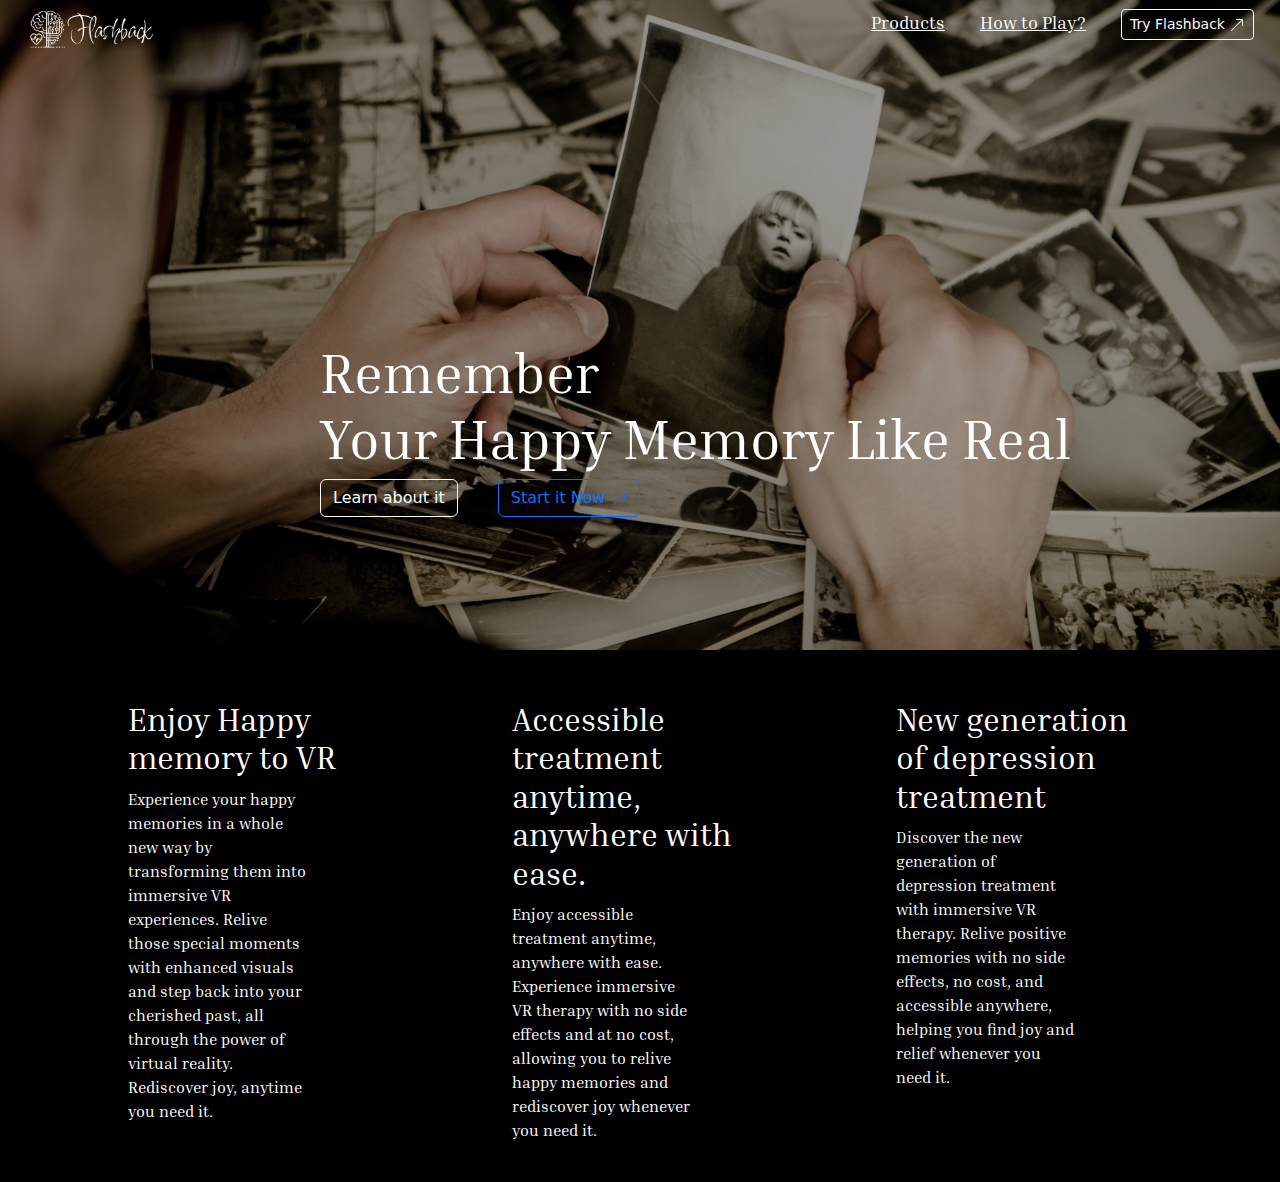
<file: index.html>
<!DOCTYPE html>
<html lang="ko">
  <head>
    <meta charset="UTF-8">
    <meta name="viewport" content="width=device-width, initial-scale=1.0">
    <title>Flashback</title>
    <link rel="preconnect" href="https://fonts.googleapis.com">
    <link rel="preconnect" href="https://fonts.gstatic.com" crossorigin>
    <link href="https://fonts.googleapis.com/css2?family=Inria+Serif:ital,wght@0,300;0,400;0,700;1,300;1,400;1,700&display=swap" rel="stylesheet">
    <link href="https://cdn.jsdelivr.net/npm/bootstrap@5.3.3/dist/css/bootstrap.min.css" rel="stylesheet" integrity="sha384-QWTKZyjpPEjISv5WaRU9OFeRpok6YctnYmDr5pNlyT2bRjXh0JMhjY6hW+ALEwIH" crossorigin="anonymous">
    <link rel="stylesheet" href="source.css">
  </head>
  <body style="background-color: black;">
    <div class="back_ground_img">
        <div class="top_bar">
          <a href="/index.html"><img src="img/small_logo.png" width="140"/></a>
          <div>
            <a href="#" class="dropdown">Products</a>
            <a href="/info.html" class="dropdown">How to Play?</a>
            <a href="/viewer.html" class="btn btn-outline-light btn-sm">Try Flashback <svg xmlns="http://www.w3.org/2000/svg" width="16" height="16" fill="currentColor" class="bi bi-arrow-up-right" viewBox="0 0 16 16">
                <path fill-rule="evenodd" d="M14 2.5a.5.5 0 0 0-.5-.5h-6a.5.5 0 0 0 0 1h4.793L2.146 13.146a.5.5 0 0 0 .708.708L13 3.707V8.5a.5.5 0 0 0 1 0z"/>
            </svg></a>
          </div>
        </div>
        <div class="hero">
            <h1 class="hero-title">Remember<br/>Your Happy Memory Like Real</h1>
            <div class="button">
                <a href="/info.html" type="button" class="btn btn-outline-light">Learn about it</a>
                <a href="/input.html" type="button" class="btn btn-outline-primary">Start it Now <svg xmlns="http://www.w3.org/2000/svg" width="16" height="16" fill="currentColor" class="bi bi-arrow-up-right" viewBox="0 0 16 16">
                    <path fill-rule="evenodd" d="M14 2.5a.5.5 0 0 0-.5-.5h-6a.5.5 0 0 0 0 1h4.793L2.146 13.146a.5.5 0 0 0 .708.708L13 3.707V8.5a.5.5 0 0 0 1 0z"/>
                  </svg></a>
            </div>
        </div>
    </div>
    <div class="description">
      <div>
        <h2>Enjoy Happy memory to VR</h2>
        <p>Experience your happy memories in a whole new way by transforming them into immersive VR experiences. Relive those special moments with enhanced visuals and step back into your cherished past, all through the power of virtual reality. Rediscover joy, anytime you need it.</p>
      </div>
      <div>
        <h2>Accessible treatment anytime, anywhere with ease.</h2>
        <p>Enjoy accessible treatment anytime, anywhere with ease. Experience immersive VR therapy with no side effects and at no cost, allowing you to relive happy memories and rediscover joy whenever you need it.</p>
      </div>
      <div>
        <h2>New generation of depression treatment</h2>
        <p>Discover the new generation of depression treatment with immersive VR therapy. Relive positive memories with no side effects, no cost, and accessible anywhere, helping you find joy and relief whenever you need it.</p>
      </div>
    </div>
    <script src="https://cdn.jsdelivr.net/npm/bootstrap@5.3.3/dist/js/bootstrap.bundle.min.js" integrity="sha384-YvpcrYf0tY3lHB60NNkmXc5s9fDVZLESaAA55NDzOxhy9GkcIdslK1eN7N6jIeHz" crossorigin="anonymous"></script>
  </body>
</html>
</file>
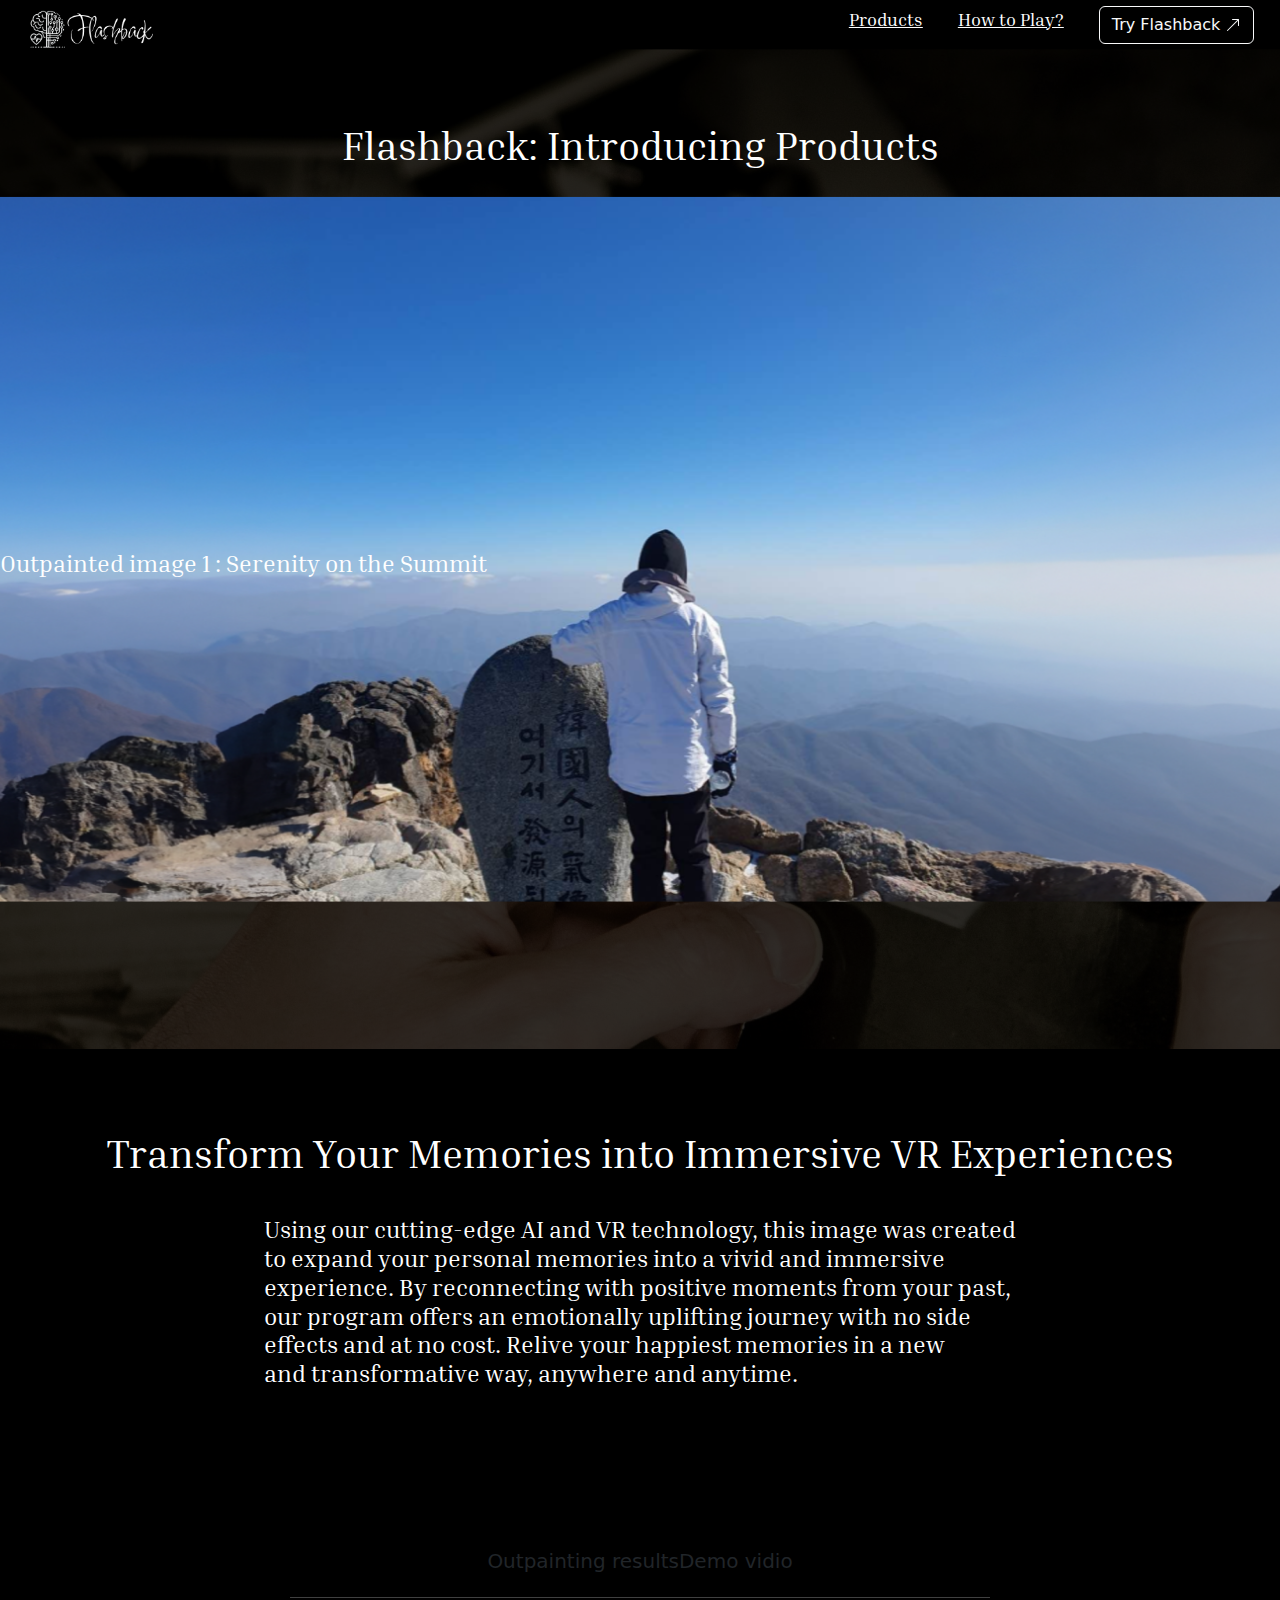
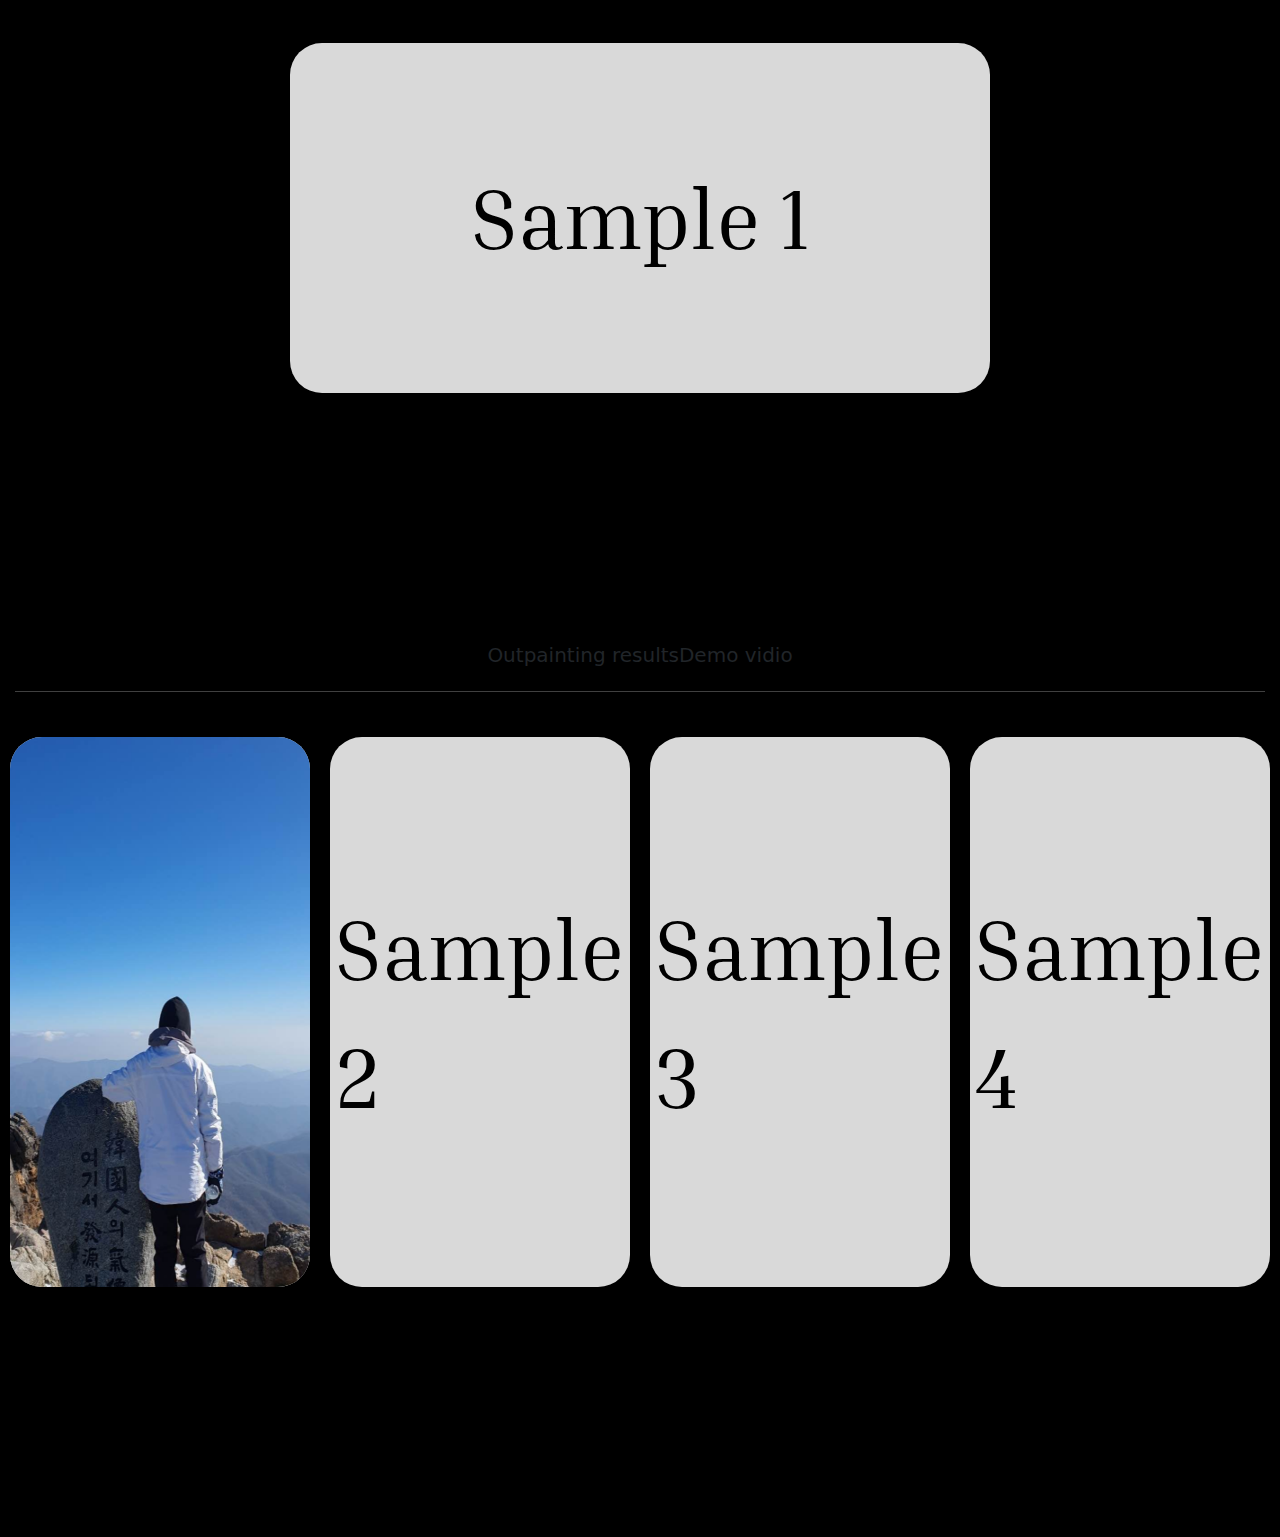
<file: index2.html>
<!DOCTYPE html>
<html lang="ko">
    <head>
        <meta charset="UTF-8">
        <meta name="viewport" content="width=device-width, initial-scale=1.0">
        <title>subpage</title>
        <link rel="preconnect" href="https://fonts.googleapis.com">
        <link rel="preconnect" href="https://fonts.gstatic.com" crossorigin>
        <link href="https://fonts.googleapis.com/css2?family=Inria+Serif:ital,wght@0,300;0,400;0,700;1,300;1,400;1,700&display=swap" rel="stylesheet">
        <link href="https://cdn.jsdelivr.net/npm/bootstrap@5.3.3/dist/css/bootstrap.min.css" rel="stylesheet" integrity="sha384-QWTKZyjpPEjISv5WaRU9OFeRpok6YctnYmDr5pNlyT2bRjXh0JMhjY6hW+ALEwIH" crossorigin="anonymous">
        <link rel="stylesheet" href="source.css">
    </head>
    <body>
        <div class="top_bar" style="background-color: black;">
            <img src="img/small_logo.png" width="140"/>
            <div>
                <a href="#" class="dropdown">Products</a>
                <a href="#" class="dropdown">How to Play?</a>
                <a href="#" class="btn btn-outline-light">Try Flashback <svg xmlns="http://www.w3.org/2000/svg" width="16" height="16" fill="currentColor" class="bi bi-arrow-up-right" viewBox="0 0 16 16">
                        <path fill-rule="evenodd" d="M14 2.5a.5.5 0 0 0-.5-.5h-6a.5.5 0 0 0 0 1h4.793L2.146 13.146a.5.5 0 0 0 .708.708L13 3.707V8.5a.5.5 0 0 0 1 0z" />
                    </svg></a>
            </div>
        </div>
        <div class="blur-bg-img position-relative">
            <h1 class="text">Flashback: Introducing Products</h1>
            <h3 class="text1">Output examples of Our Program</h3>
            <img class="rounded-5 position-absolute top-50 start-50 translate-middle test_img" src="img/test_image.png"/>
            <h4 class="img_prompt position-absolute top-50">Outpainted image 1 : Serenity on the Summit</h4>
        </div>
        <div class="back_ground_img3">
            <h1 class="header_text">Transform Your Memories into Immersive VR Experiences</h1>
            <h4 class="info_text">Using our cutting-edge AI and VR technology, this image was created<br /> to expand
                your personal memories into a vivid and immersive<br /> experience. By reconnecting with positive
                moments from your past,<br /> our program offers an emotionally uplifting journey with no side<br />
                effects and at no cost. Relive your happiest memories in a new<br /> and transformative way, anywhere
                and anytime.</h4>
        </div>
        <div class="back_ground_img4">
            <div class="example_container">
                <h5 class="outpainting">Outpainting results</h5>
                <h5 class="demo">Demo vidio</h5>
            </div>
            <hr width="700">
            <div class="sample position-relative rounded-5" style="width: 700px; height: 350px;">
                <p class="position-absolute top-50 start-50 translate-middle">Sample 1</p>
            </div>
            <div class="example_container">
                <h5 class="outpainting">Outpainting results</h5>
                <h5 class="demo">Demo vidio</h5>
            </div>
            <hr width="1250">
            <div style="display: flex;">
                <img class="sample position-relative rounded-5" style="width: 300px; height: 550px;" src="img/test_small.png"/>
                <div class="sample position-relative rounded-5" style="width: 300px; height: 550px;">
                    <p class="position-absolute top-50 start-50 translate-middle">Sample 2</p>
                </div>
                <div class="sample position-relative rounded-5" style="width: 300px; height: 550px;">
                    <p class="position-absolute top-50 start-50 translate-middle">Sample 3</p>
                </div>
                <div class="sample position-relative rounded-5" style="width: 300px; height: 550px;">
                    <p class="position-absolute top-50 start-50 translate-middle">Sample 4</p>
                </div>
            </div>
        </div>
    </body>
</html>
</file>
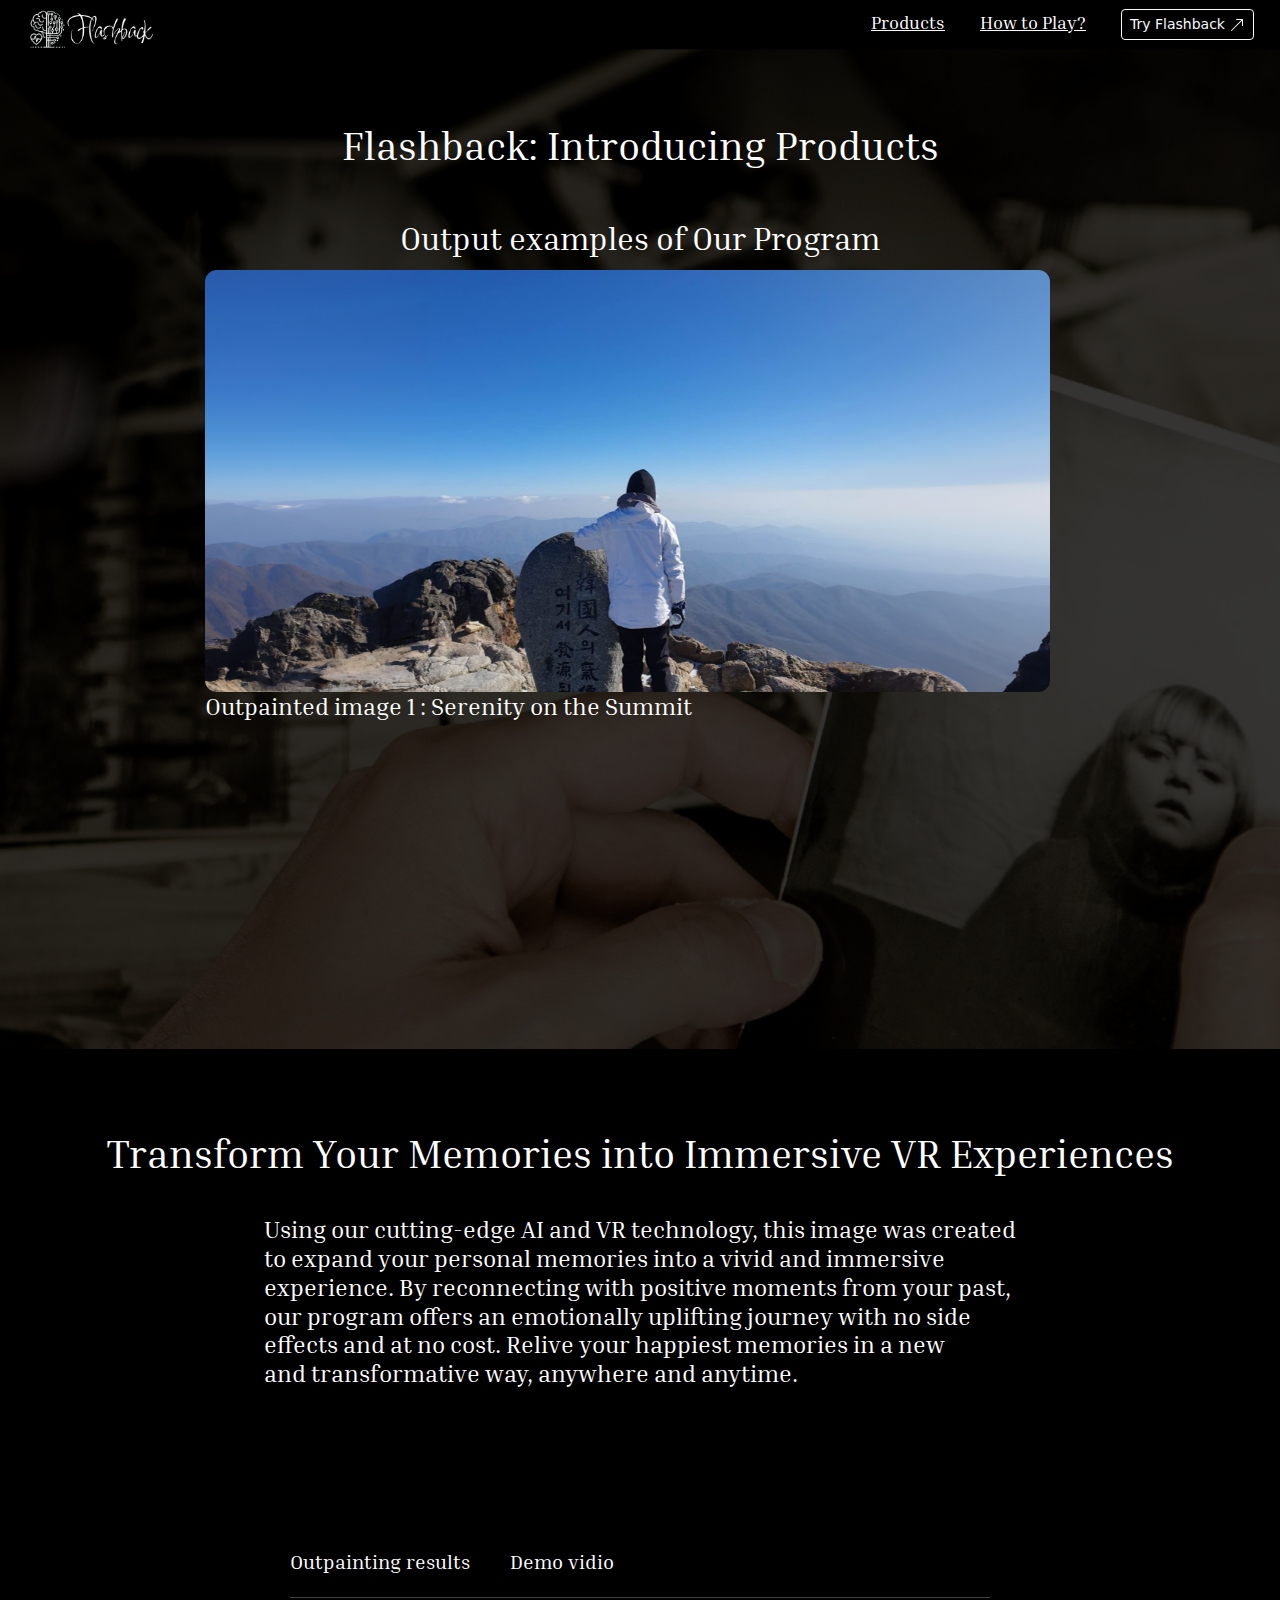
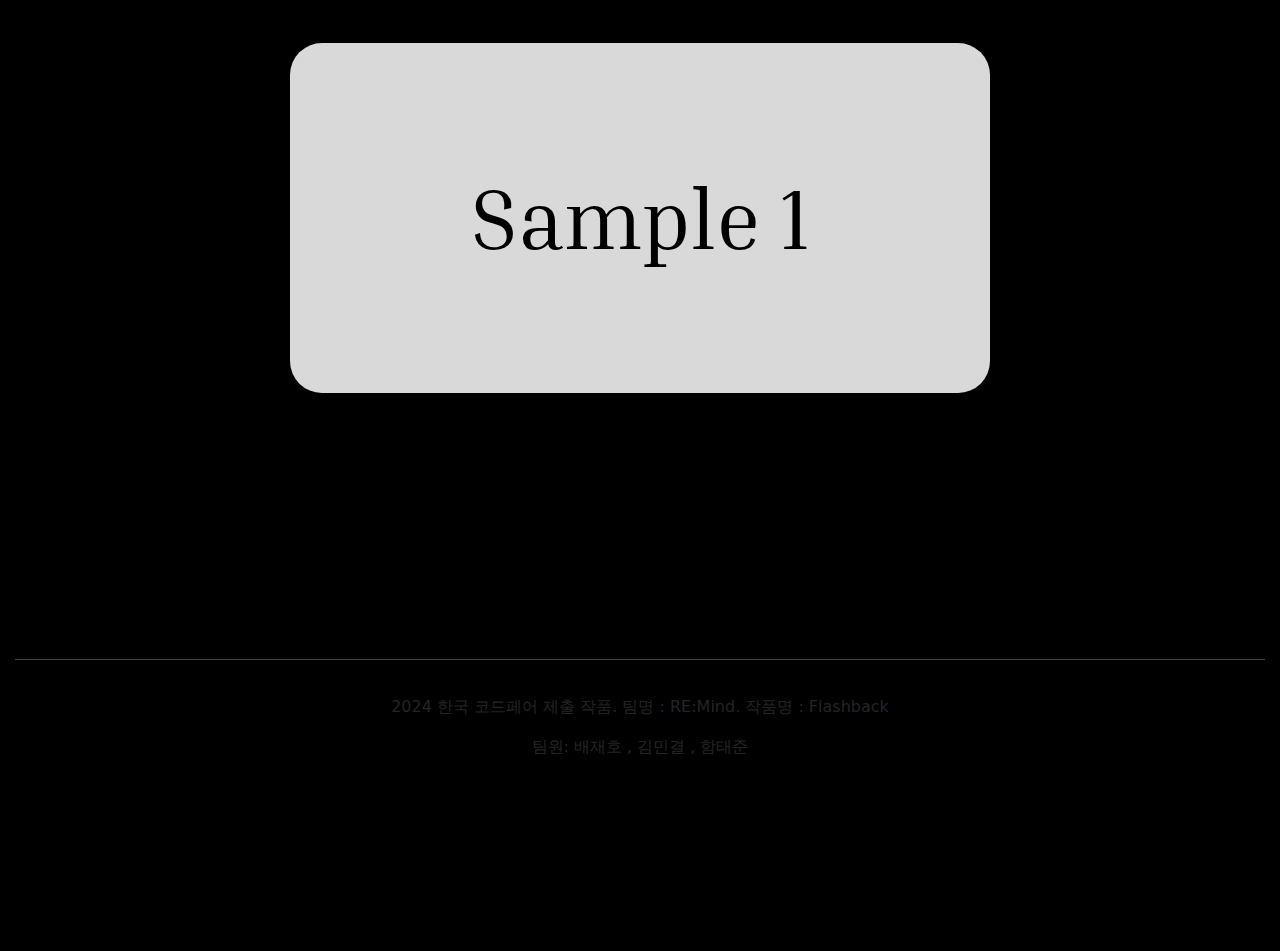
<file: info.html>
<!DOCTYPE html>
<html lang="ko">
    <head>
        <meta charset="UTF-8">
        <meta name="viewport" content="width=device-width, initial-scale=1.0">
        <title>info</title>
        <link rel="preconnect" href="https://fonts.googleapis.com">
        <link rel="preconnect" href="https://fonts.gstatic.com" crossorigin>
        <link href="https://fonts.googleapis.com/css2?family=Inria+Serif:ital,wght@0,300;0,400;0,700;1,300;1,400;1,700&display=swap" rel="stylesheet">
        <link href="https://cdn.jsdelivr.net/npm/bootstrap@5.3.3/dist/css/bootstrap.min.css" rel="stylesheet" integrity="sha384-QWTKZyjpPEjISv5WaRU9OFeRpok6YctnYmDr5pNlyT2bRjXh0JMhjY6hW+ALEwIH" crossorigin="anonymous">
        <link rel="stylesheet" href="source.css">
    </head>
    <body>
        <div class="top_bar" style="background-color: black;">
            <a href="/index.html"><img src="img/small_logo.png" width="140"/></a>
            <div>
                <a href="#" class="dropdown">Products</a>
                <a href="/info.html" class="dropdown">How to Play?</a>
                <a href="#" class="btn btn-outline-light btn-sm">Try Flashback <svg xmlns="http://www.w3.org/2000/svg" width="16" height="16" fill="currentColor" class="bi bi-arrow-up-right" viewBox="0 0 16 16">
                        <path fill-rule="evenodd" d="M14 2.5a.5.5 0 0 0-.5-.5h-6a.5.5 0 0 0 0 1h4.793L2.146 13.146a.5.5 0 0 0 .708.708L13 3.707V8.5a.5.5 0 0 0 1 0z" />
                    </svg></a>
            </div>
        </div>
        <div class="blur-bg-img position-relative">
            <h1 class="text">Flashback: Introducing Products</h1>
            <h2 class="text1">Output examples of Our Program</h2>
            <div class="img_container">
                <img class="test_img" src="img/test_image.png"/>
                <h4 class="img_prompt">Outpainted image 1 : Serenity on the Summit</h4>
            </div>
        </div>
        <div class="back_ground_img3">
            <h1 class="header_text">Transform Your Memories into Immersive VR Experiences</h1>
            <h4 class="info_text">Using our cutting-edge AI and VR technology, this image was created<br/> 
                to expand your personal memories into a vivid and immersive<br/>
                experience. By reconnecting with positive moments from your past,<br/>
                our program offers an emotionally uplifting journey with no side<br/>
                effects and at no cost. Relive your happiest memories in a new<br/>
                and transformative way, anywhere and anytime.</h4>
        </div>
        <div class="back_ground_img4">
            <div class="example_container" style="width: 700px;">
                <h5 class="custom_font" style="margin-right: 40px;">Outpainting results</h5>
                <h5 class="custom_font">Demo vidio</h5>
            </div>
            <hr width="700">
            <div class="sample position-relative rounded-5" style="width: 700px; height: 350px;">
                <p class="position-absolute top-50 start-50 translate-middle">Sample 1</p>
            </div>
            <hr width="1250">
            <p>2024 한국 코드페어 제출 작품. 팀명 : RE:Mind. 작품명 : Flashback</p>
            <p style="margin-bottom: 15%;">팀원: 배재호 , 김민결 , 함태준</p>
        </div>
    </body>
</html>
</file>
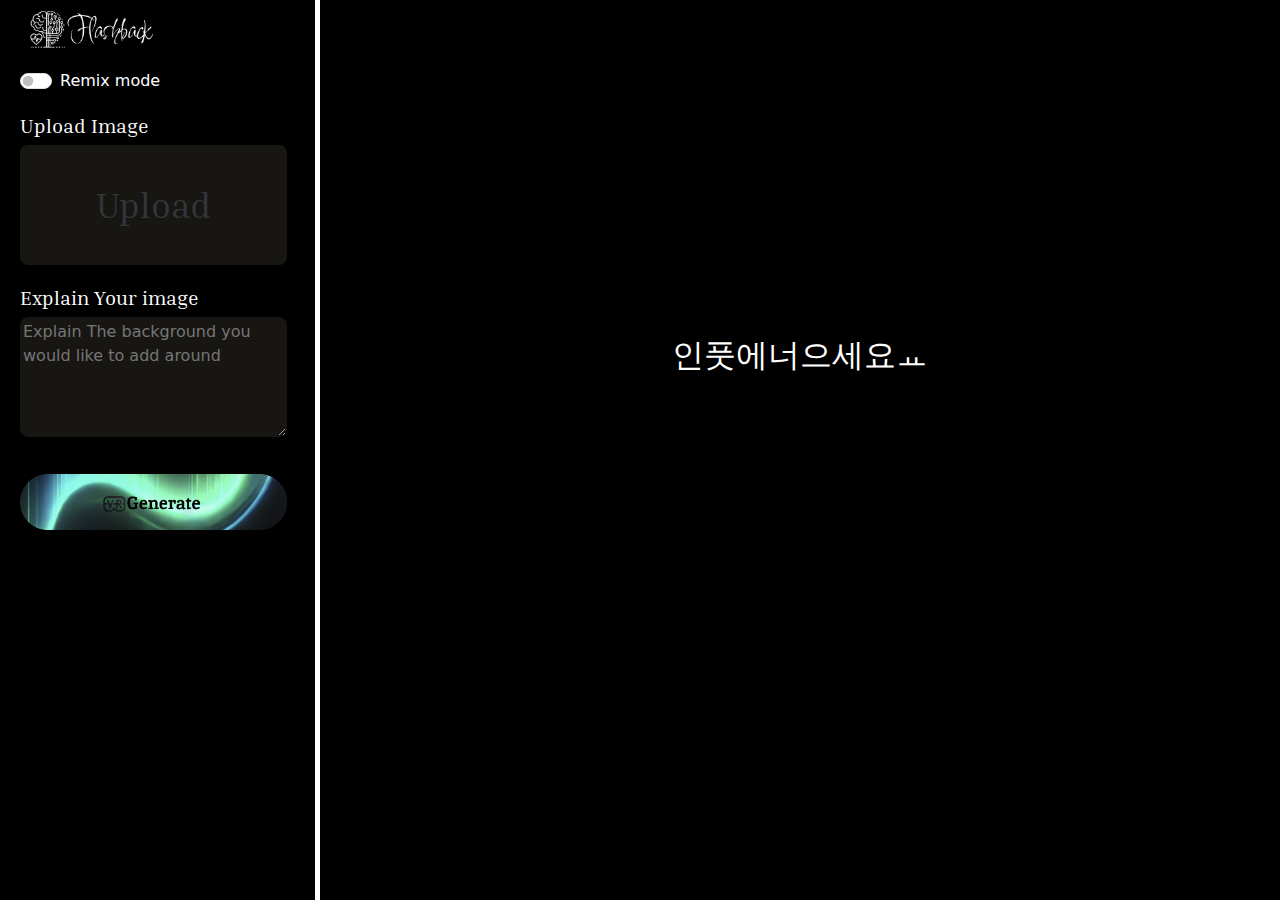
<file: input.html>
<!DOCTYPE html>
<html lang="ko">
  <head>
    <meta charset="UTF-8">
    <meta name="viewport" content="width=device-width, initial-scale=1.0">
    <title>Flashback</title>
    <link rel="preconnect" href="https://fonts.googleapis.com">
    <link rel="preconnect" href="https://fonts.gstatic.com" crossorigin>
    <link href="https://fonts.googleapis.com/css2?family=Inria+Serif:ital,wght@0,300;0,400;0,700;1,300;1,400;1,700&display=swap" rel="stylesheet">
    <link href="https://cdn.jsdelivr.net/npm/bootstrap@5.3.3/dist/css/bootstrap.min.css" rel="stylesheet" integrity="sha384-QWTKZyjpPEjISv5WaRU9OFeRpok6YctnYmDr5pNlyT2bRjXh0JMhjY6hW+ALEwIH" crossorigin="anonymous">
    <link rel="stylesheet" href="source.css">
  </head>
  <body>
    <div class="split-box">
      <div class="left">
        <div class="top_bar">
          <a href="/index.html"><img src="img/small_logo.png" width="140"/></a>
        </div>
        <div id="input-form">
          <div class="form-check form-switch">
            <label class="form-check-label" for="flexSwitchCheckDefault">Remix mode</label>
            <input class="form-check-input" type="checkbox" role="switch" id="flexSwitchCheckDefault">
          </div>
          <div class="custom-input">
            <h5>Upload Image</h5>
            <label class="rounded-3" for="image-input">Upload</label>
            <input type="file" id="image-input" name="image">
          </div>
          <div class="custom-input">
            <h5>Explain Your image</h5>
            <textarea class="rounded-3" id="prompt-input" form="input-form" placeholder="Explain The background you would like to add around"></textarea>
          </div>
          <input type="submit" class="img-button" value="" onclick="generate()">
        </div>
      </div>
      <div id="right">
        <h2>인풋에너으세요ㅛ</h2>
        <!-- 로딩 오버레이 추가 -->
        <div id="loading-overlay">
          <div class="spinner-border text-secondary" role="status">
            <span class="visually-hidden">Loading...</span>
          </div>
        </div>
      </div>
    </div>
    <script src="script.js"></script>
    <script src="https://cdn.jsdelivr.net/npm/bootstrap@5.3.3/dist/js/bootstrap.bundle.min.js" integrity="sha384-YvpcrYf0tY3lHB60NNkmXc5s9fDVZLESaAA55NDzOxhy9GkcIdslK1eN7N6jIeHz" crossorigin="anonymous"></script>
  </body>
</html>
</file>
<file: source.css>
.back_ground_img{
    width: 100%;
    height: 650px;
    margin-top: 0;
    background-image: url("img/bgi.png");
    background-size: cover;
}

.hero{
    margin-top: 290px;
    margin-left: 25%;
    width: 65%;
}

.hero-title{
    font-family: "Inria Serif", serif;
    font-size: 55px;
    font-style: normal;
    color:white;
}

.button{
    width: 400px;
    display: flex;
    .btn{
        margin-right: 10%;
    }
}

.top_bar{
    width: 100%;
    display: flex;
    justify-content: space-between;
    align-items: center;
    div{
        display: flex;
        margin-left: 2%;
        margin-right: 2%;
        .dropdown{
            font-family: "Inria Serif", serif;
            font-style: normal;
            color:white;
            margin-right: 35px;
            font-size:18px;
        }
    }
    img{
        margin-left: 20px;
        margin-top: 8px;
    }
}

.description{
    width: 100%;
    background-color: black;
    font-family: "Inria Serif", serif;
    font-style: normal;
    color:white;
    display: flex;
    justify-content: center;
    div{
        margin-top: 50px;
        width: 20%;
        margin-left: 5%;
        margin-right: 5%;
        p{
            margin-top: 10px;
            width: 70%;
            margin-bottom: 40px;
        }
    }
}

@media screen and (max-width: 700px) { /*핸드폰 화면일때 변경될 css*/
    .hero{
        margin-top: 100px;
        margin-left: 10px;
        width: 80%;
    }

    .hero-title{
        font-family: "Inria Serif", serif;
        font-size: 40px;
        font-style: normal;
        color:white;
    }

    .button{
        width: 100%;
        display: block;
    }

    .top_bar div{
        display: none;
    }

    .description{
        display: block;
        height: 900px;
        div{
            width: 80%;
        }
    }
}


.text{
    /* margin: 20px; */
    display: flex;
    height: 120px;
    align-items: flex-end;
    justify-content: space-around;
    font-family: "Inria Serif", serif;
    color: white;
}
.text1{
    margin-top: 50px;
    display: flex;
    justify-content: space-around;
    font-family: "Inria Serif", serif;
    color: white;
}

.img_container{
    margin-top: 12px;
    width: 60%;
    margin-right: 10%;
    margin-left: 16%;
}

.test_img{
    width: 110%;
}

.blur-bg-img{
    width: 100%;
    height: 1000px;
    background-color: black;
    background-image: url("img/2bgi.png");
}

.img_prompt{
    color:white;
    font-family: "Inria Serif", serif;
    display: flex;
}

.back_ground_img3{
    background-color: black;
    display: flex;
    justify-content: flex-start;
    flex-direction: column;
    align-items: center;
    height: 500px;
}

.header_text{
    color: white;
    font-family: "Inria Serif", serif;
    margin-top: 80px;
}

.info_text{
    margin-top: 30px;
    color: white;
    font-family: "Inria Serif", serif;
}

.back_ground_img4{
    background-color: black;
    display: flex;
    justify-content: flex-start;
    flex-direction: column;
    align-items: center;
}

.example_container{
    display: flex;
    justify-content: flex-start;
    align-items: center;
}

.custom_font{
    color:white;
    font-family: "Inria Serif", serif;
}

hr{
    color: white;
    height: 20px;
}

.sample{
    color:rgb(0, 0, 0);
    font-family: "Inria Serif", serif;
    background-color: #d9d9d9;
    font-size: 85px;
    margin: 10px;
    margin-bottom: 250px;
}

/* input.html */

.split-box {
    display: flex;
    height: 100vh;
    width: 100%;
    color: white;
}

.left {
    background-color: black;
    width: 25%;
    height: 100vh;
    border-right: 5px solid white;
    padding-right: 20px;
}

.img-button {
    background: url("img/Button.png") no-repeat;
    background-size: contain;
    width: 97%;
    height: 120px;
    margin-top: 30px;
    border: none;
}

#input-form{
    margin-top: 20px;
    margin-left: 20px;
}

.custom-input{  
    margin-top: 20px;
    h5{
        font-family: "Inria Serif", serif;
    }
    label{
        font-family: "Inria Serif", serif;
        width: 97%;
        height: 120px;
        background-color: #181612;
        color: #33353b;
        font-size: 36px;
        text-align: center;
        line-height: 120px;
    }
    input{
        display: none;
    }
    textarea{
        width: 97%;
        height: 120px;
        background-color: #181612;
        border-color: #181612;
        color: aliceblue;
    }
}

#right {
    position: relative;
    align-items: center;
    background-color: black;
    width: 75%;
    h2{
        margin-top: 35%;
        text-align: center;
    }
}

.output-image {
    margin-top: 60px;
    margin-left: 18%;
    margin-bottom: 20px;
    width: 64%;
}

.storyboard {
    margin-left: 18%;
    width: 64%;
    color: white;
    h5{
        font-family: "Inria Serif", serif;
        margin-bottom: 10px;
    }
    textarea{
        color: white;
        width: 100%;
        height: 97px;
        background-color: #181612;
        padding: 10px;
        border: none;
        border-radius: 10px;
    }
}

.buttons {
    display: flex;
    justify-content: flex-end;
    margin-top: 10px;
    .button-vr{
        background: url("img/VR_button.png") no-repeat;
        background-size: contain;
    }
    .button-next{
        background: url("img/Next_button.png") no-repeat;
        background-size: contain;
    }
    button{
        width: 90px;
        height: 36px;
        border: none;
        margin-left: 15px;
    }
}

#loading-overlay {
    position: absolute;
    top: 0;
    left: 0;
    width: 100%;
    height: 100%;
    background-color: rgba(255, 255, 255, 0.8); /* 반투명 배경 */
    display: flex;
    justify-content: center;
    align-items: center;
    z-index: 10;
    display: none; /* 기본은 숨김 */
}
  
.spinner-border {
    width: 3rem;
    height: 3rem;
}
</file>
